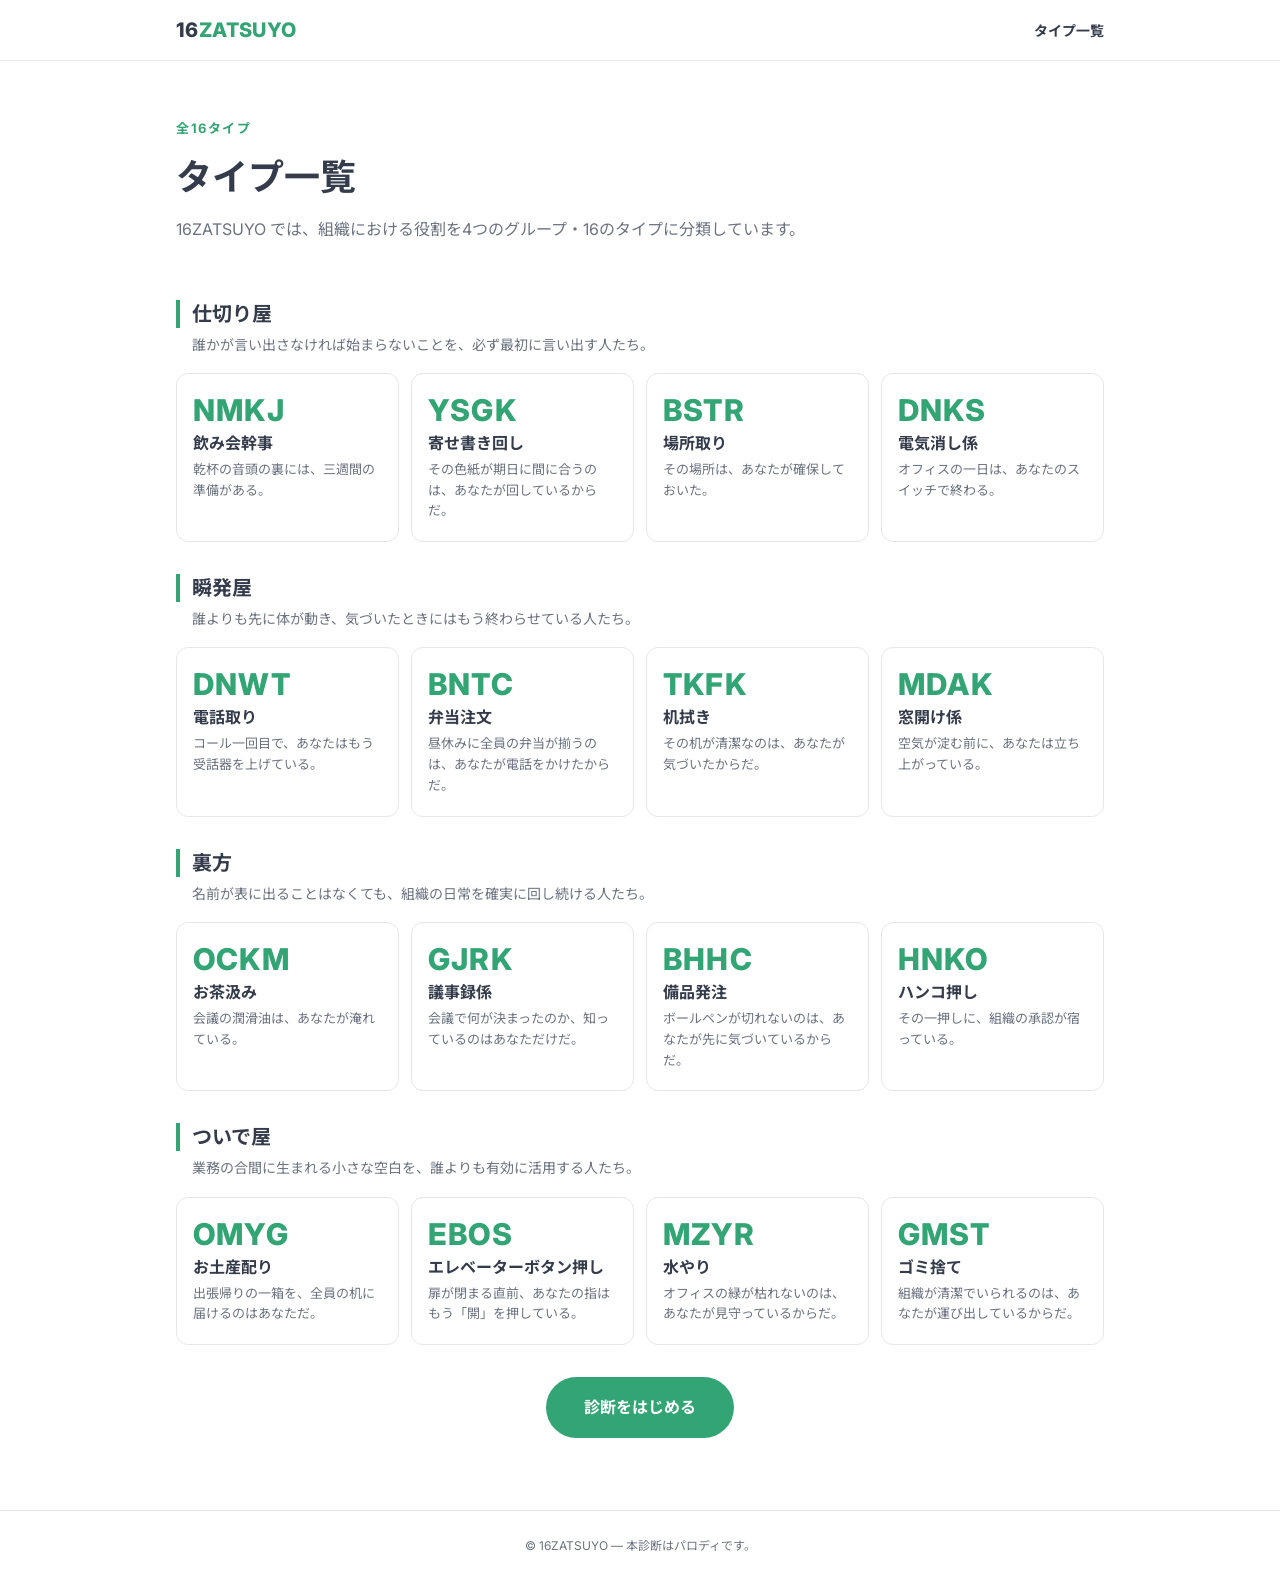
<file: types.html>
<!doctype html>
<html lang="ja">
<head>
  <meta charset="utf-8">
  <meta name="viewport" content="width=device-width, initial-scale=1">
  <title>全タイプ一覧｜16ZATSUYO</title>
  <meta name="description" content="20の質問に答えるだけで、あなたの本当の役割がわかる。無料の性格診断テスト。">
  <meta property="og:title" content="16ZATSUYO｜雑用タイプ診断">
  <meta property="og:description" content="20の質問に答えるだけで、あなたの本当の役割がわかる。">
  <meta property="og:type" content="website">
  <meta property="og:site_name" content="16ZATSUYO">
  <meta property="og:url" content="https://kuro-83.github.io/zatsuyo-shindan/types.html">
  <meta property="og:image" content="https://kuro-83.github.io/zatsuyo-shindan/ogp.png">
  <meta property="og:image:width" content="1200">
  <meta property="og:image:height" content="630">
  <meta property="og:image:alt" content="16ZATSUYO 雑用タイプ診断｜あなたは、組織の中でどんな役割を担う人ですか？">
  <meta property="og:locale" content="ja_JP">
  <meta name="twitter:card" content="summary_large_image">
  <link rel="preconnect" href="https://fonts.googleapis.com">
  <link rel="preconnect" href="https://fonts.gstatic.com" crossorigin>
  <link href="https://fonts.googleapis.com/css2?family=Inter:wght@500;700;800&family=Noto+Sans+JP:wght@400;500;700&display=swap" rel="stylesheet">
  <link rel="stylesheet" href="style.css">
</head>
<body>
  <header class="site-header">
    <div class="container">
      <a href="./" class="logo">16<span>ZATSUYO</span></a>
      <nav class="site-nav"><a href="types.html" aria-current="page">タイプ一覧</a></nav>
    </div>
  </header>

  <main>
    <div class="container">
      <div class="types-hero">
        <p class="eyebrow">全16タイプ</p>
        <h1>タイプ一覧</h1>
        <p class="lead">16ZATSUYO では、組織における役割を4つのグループ・16のタイプに分類しています。</p>
      </div>

      <div id="groups"></div>

      <div class="actions">
        <a href="./" class="btn btn-primary">診断をはじめる</a>
      </div>
    </div>
  </main>

  <footer class="site-footer">
    <div class="container">© 16ZATSUYO — 本診断はパロディです。</div>
  </footer>

  <script src="common.js"></script>
  <script src="types.js"></script>
</body>
</html>
</file>
<file: style.css>
:root {
  --accent: #33a474;
  --accent-dark: #25805a;
  --accent-soft: #e8f5ee;
  --text: #343c4b;
  --muted: #6b7280;
  --line: #e5e7eb;
  --bg: #ffffff;
  --bg-soft: #f6f7f9;
  --disagree: #88619a;
}

* { box-sizing: border-box; }

html { -webkit-text-size-adjust: 100%; }

[hidden] { display: none !important; }

body {
  margin: 0;
  background: var(--bg);
  color: var(--text);
  font-family: "Inter", "Noto Sans JP", "Hiragino Kaku Gothic ProN", "Hiragino Sans", "Yu Gothic", sans-serif;
  line-height: 1.8;
  min-height: 100vh;
  display: flex;
  flex-direction: column;
}

main { flex: 1; }

.container { max-width: 960px; margin: 0 auto; padding: 0 16px; }
.container.narrow { max-width: 680px; }

/* ヘッダー・フッター */
.site-header { border-bottom: 1px solid var(--line); background: var(--bg); }
.site-header .container { height: 60px; display: flex; align-items: center; justify-content: space-between; }
.logo {
  font-family: "Inter", sans-serif;
  font-weight: 800;
  font-size: 20px;
  letter-spacing: 0.02em;
  color: var(--text);
  text-decoration: none;
}
.logo span { color: var(--accent); }
.site-nav a {
  color: var(--text);
  font-size: 14px;
  font-weight: 700;
  text-decoration: none;
}
.site-nav a:hover { color: var(--accent); }

.site-footer {
  border-top: 1px solid var(--line);
  color: var(--muted);
  font-size: 12px;
  padding: 24px 0;
  text-align: center;
}

/* 画面切り替え */
.screen { display: none; }
.screen.active { display: block; animation: fade 0.3s ease; }
@keyframes fade { from { opacity: 0; transform: translateY(6px); } to { opacity: 1; transform: none; } }

/* ボタン */
.btn {
  display: inline-block;
  border: 2px solid transparent;
  border-radius: 999px;
  padding: 14px 36px;
  font: inherit;
  font-weight: 700;
  font-size: 16px;
  cursor: pointer;
  text-decoration: none;
  text-align: center;
  transition: background 0.15s, color 0.15s, border-color 0.15s;
}
.btn-primary { background: var(--accent); color: #fff; }
.btn-primary:hover { background: var(--accent-dark); }
.btn-outline { background: #fff; color: var(--accent); border-color: var(--accent); }
.btn-outline:hover { background: var(--accent-soft); }
.btn-ghost { background: none; color: var(--muted); padding: 8px 0; font-weight: 500; font-size: 14px; }
.btn-ghost:hover { color: var(--text); }
.btn-ghost:disabled { visibility: hidden; }

/* スタート画面 */
.hero {
  background: linear-gradient(180deg, var(--accent-soft), var(--bg));
  text-align: center;
  padding: 64px 0 48px;
}
.eyebrow {
  color: var(--accent);
  font-weight: 700;
  font-size: 13px;
  letter-spacing: 0.12em;
  margin: 0 0 12px;
}
.hero h1 { font-size: clamp(24px, 5.5vw, 38px); line-height: 1.45; margin: 0 0 20px; }
.lead { color: var(--muted); margin: 0 0 32px; }
.meta { color: var(--muted); font-size: 13px; margin-top: 16px; }

.axes-intro {
  list-style: none;
  padding: 0;
  margin: 24px 0 64px;
  display: grid;
  grid-template-columns: repeat(auto-fit, minmax(200px, 1fr));
  gap: 12px;
}
.axes-intro li {
  border: 1px solid var(--line);
  border-radius: 12px;
  padding: 16px 20px;
  display: flex;
  flex-direction: column;
}
.axes-intro strong { font-size: 15px; }
.axes-intro span { color: var(--muted); font-size: 13px; }

/* 質問画面 */
#screen-quiz .container { padding-top: 40px; padding-bottom: 64px; }
.progress { margin-bottom: 40px; }
.progress-label { text-align: right; font-size: 13px; color: var(--muted); font-family: "Inter", sans-serif; font-weight: 700; margin-bottom: 6px; }
.progress-track { height: 6px; background: var(--line); border-radius: 999px; overflow: hidden; }
.progress-fill { height: 100%; width: 0; background: var(--accent); transition: width 0.3s ease; }

.question {
  font-size: clamp(18px, 4.6vw, 24px);
  font-weight: 700;
  text-align: center;
  line-height: 1.6;
  min-height: 4.8em;
  display: flex;
  align-items: center;
  justify-content: center;
  margin: 0 0 32px;
}

.scale {
  display: grid;
  grid-template-columns: auto 1fr auto;
  align-items: center;
  gap: 12px;
  margin-bottom: 40px;
}
.scale-end { font-size: 13px; font-weight: 700; white-space: nowrap; }
.scale-end.agree { color: var(--accent); }
.scale-end.disagree { color: var(--disagree); }

.choices { display: flex; align-items: center; justify-content: space-between; gap: 6px; }
.choice {
  --c: var(--accent);
  flex: none;
  border-radius: 50%;
  border: 3px solid var(--c);
  background: #fff;
  cursor: pointer;
  padding: 0;
  transition: background 0.15s, transform 0.1s;
}
.choice:hover { background: color-mix(in srgb, var(--c) 18%, #fff); }
.choice:active { transform: scale(0.94); }
.choice.selected { background: var(--c); }
.choice[data-v="2"], .choice[data-v="-2"] { width: 56px; height: 56px; }
.choice[data-v="1"], .choice[data-v="-1"] { width: 44px; height: 44px; }
.choice[data-v="0"] { width: 34px; height: 34px; --c: #9ca3af; }
.choice[data-v="-1"], .choice[data-v="-2"] { --c: var(--disagree); }
.choice:focus-visible { outline: 3px solid var(--text); outline-offset: 3px; }

/* 結果画面 */
.result-hero {
  background: linear-gradient(180deg, var(--accent-soft), var(--bg));
  text-align: center;
  padding: 56px 0 32px;
}
.result-code {
  font-family: "Inter", sans-serif;
  font-weight: 800;
  font-size: clamp(64px, 20vw, 112px);
  line-height: 1;
  letter-spacing: 0.04em;
  color: var(--accent);
  margin: 0 0 12px;
}
.result-role { font-size: clamp(24px, 6vw, 32px); margin: 0 0 12px; }
.group-tag {
  display: inline-block;
  margin: 0 0 14px;
  padding: 2px 14px;
  border: 1px solid var(--accent);
  border-radius: 999px;
  background: #fff;
  color: var(--accent);
  font-size: 13px;
  font-weight: 700;
  text-decoration: none;
}
.group-tag:hover { background: var(--accent-soft); }
.result-body a { color: var(--accent); font-weight: 700; }
.result-catch { color: var(--muted); font-size: 16px; margin: 0; }

.result-body { padding: 16px 0 8px; }
.result-body h2 {
  font-size: 18px;
  margin: 36px 0 12px;
  padding-left: 12px;
  border-left: 4px solid var(--accent);
  line-height: 1.4;
}
.result-body p { margin: 0 0 1em; }
.result-body ul { padding-left: 1.3em; margin: 0 0 1em; }
.result-body li { margin-bottom: 4px; }

.section-title {
  font-size: 18px;
  margin: 40px 0 16px;
  padding-left: 12px;
  border-left: 4px solid var(--accent);
  line-height: 1.4;
}
.axis { margin-bottom: 22px; }
.axis-name { font-size: 13px; color: var(--muted); font-weight: 700; margin-bottom: 4px; }
.axis-labels { display: flex; justify-content: space-between; font-size: 14px; font-weight: 500; }
.axis-labels .win { color: var(--accent); font-weight: 700; }
.axis-track { height: 10px; border-radius: 999px; background: var(--line); overflow: hidden; margin-top: 4px; }
.axis-fill { height: 100%; background: var(--accent); border-radius: 999px; }

/* 共有エリア */
.share {
  margin-top: 48px;
  padding: 24px 20px;
  background: var(--accent-soft);
  border-radius: 16px;
  text-align: center;
}
.share-label { font-weight: 700; font-size: 15px; margin: 0 0 16px; }
.share-buttons {
  display: flex;
  flex-wrap: wrap;
  justify-content: center;
  gap: 10px;
}
.share-btn {
  flex: 0 1 140px;
  display: inline-flex;
  align-items: center;
  justify-content: center;
  min-height: 46px;
  padding: 10px 16px;
  border: 1px solid var(--line);
  border-radius: 10px;
  background: #fff;
  color: var(--text);
  font: inherit;
  font-weight: 700;
  font-size: 15px;
  text-decoration: none;
  cursor: pointer;
  transition: border-color 0.15s, color 0.15s;
}
.share-btn:hover { border-color: var(--accent); color: var(--accent); }
.share-btn:focus-visible { outline: 3px solid var(--accent); outline-offset: 2px; }
.share-btn[hidden] { display: none; }

.actions {
  display: flex;
  flex-wrap: wrap;
  justify-content: center;
  gap: 12px;
  margin: 32px 0 72px;
}

.error { color: #b91c1c; text-align: center; }

/* 全タイプ一覧（types.html） */
.types-hero { padding: 56px 0 24px; }
.types-hero h1 { font-size: clamp(26px, 6vw, 36px); line-height: 1.4; margin: 0 0 12px; }
.types-hero .lead { margin-bottom: 0; }
.group { padding-top: 32px; scroll-margin-top: 16px; }
.group-head { margin-bottom: 16px; }
.group-name {
  font-size: 20px;
  margin: 0 0 4px;
  padding-left: 12px;
  border-left: 4px solid var(--accent);
  line-height: 1.4;
}
.group-desc { color: var(--muted); font-size: 14px; margin: 0; padding-left: 16px; }
.type-grid {
  display: grid;
  grid-template-columns: repeat(4, 1fr);
  gap: 12px;
}
.type-card {
  display: flex;
  flex-direction: column;
  gap: 4px;
  padding: 20px 16px;
  border: 1px solid var(--line);
  border-radius: 12px;
  background: #fff;
  color: var(--text);
  text-decoration: none;
  transition: border-color 0.15s, box-shadow 0.15s;
}
.type-card:hover { border-color: var(--accent); box-shadow: 0 4px 16px rgba(51, 164, 116, 0.12); }
.type-card-code {
  font-family: "Inter", sans-serif;
  font-weight: 800;
  font-size: 30px;
  line-height: 1.1;
  letter-spacing: 0.04em;
  color: var(--accent);
}
.type-card-role { font-weight: 700; font-size: 16px; line-height: 1.5; }
.type-card-catch { color: var(--muted); font-size: 13px; line-height: 1.6; }

@media (max-width: 760px) {
  .type-grid { grid-template-columns: repeat(2, 1fr); }
}

@media (max-width: 480px) {
  .type-grid { gap: 10px; }
  .type-card { padding: 16px 12px; }
  .type-card-code { font-size: 26px; }
  .type-card-role { font-size: 15px; }
  .hero { padding: 44px 0 36px; }
  .scale { grid-template-columns: 1fr 1fr; gap: 8px 0; }
  .choices { grid-column: 1 / -1; grid-row: 1; }
  .scale-end.agree { grid-row: 2; }
  .scale-end.disagree { grid-row: 2; text-align: right; }
  .choice[data-v="2"], .choice[data-v="-2"] { width: 52px; height: 52px; }
  .choice[data-v="1"], .choice[data-v="-1"] { width: 42px; height: 42px; }
  .actions .btn { width: 100%; }
  .share { padding: 20px 16px; }
  .share-buttons { display: grid; grid-template-columns: 1fr 1fr; }
  #share-native { grid-column: 1 / -1; }
}
</file>
